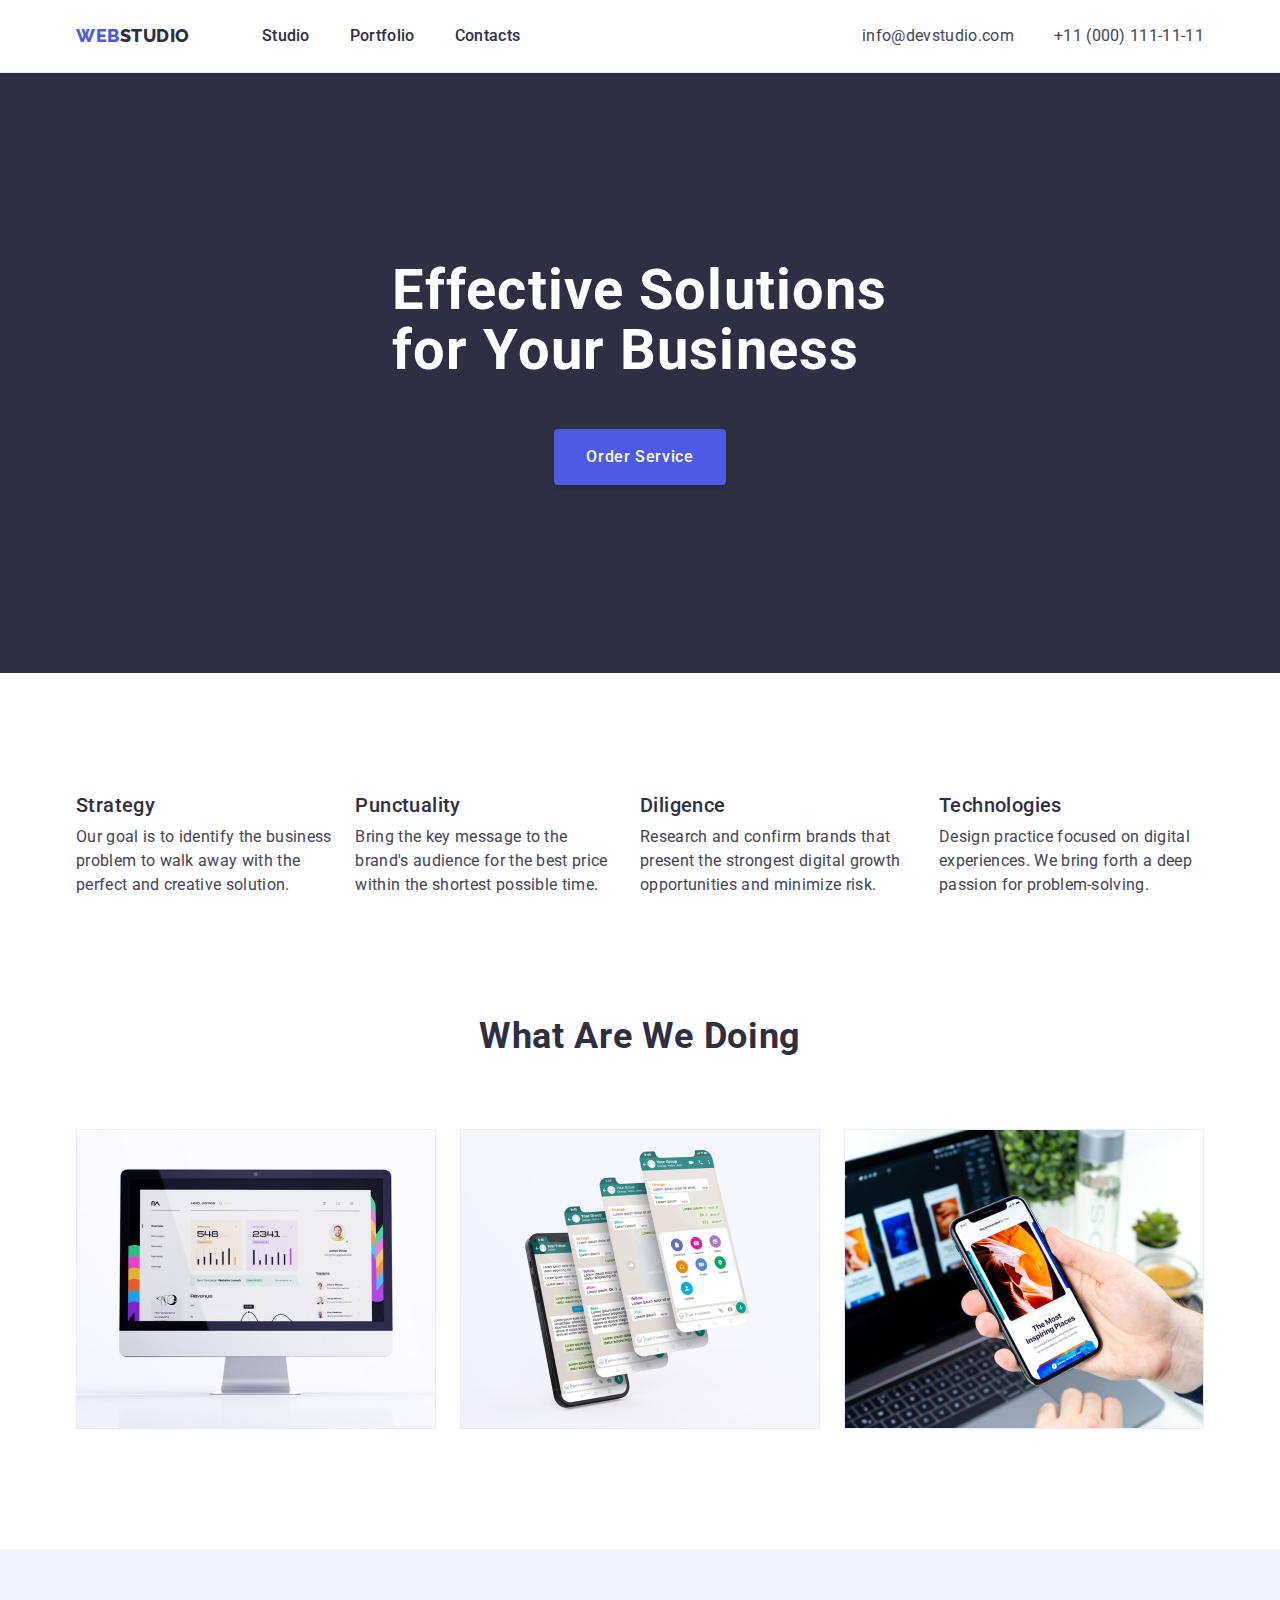
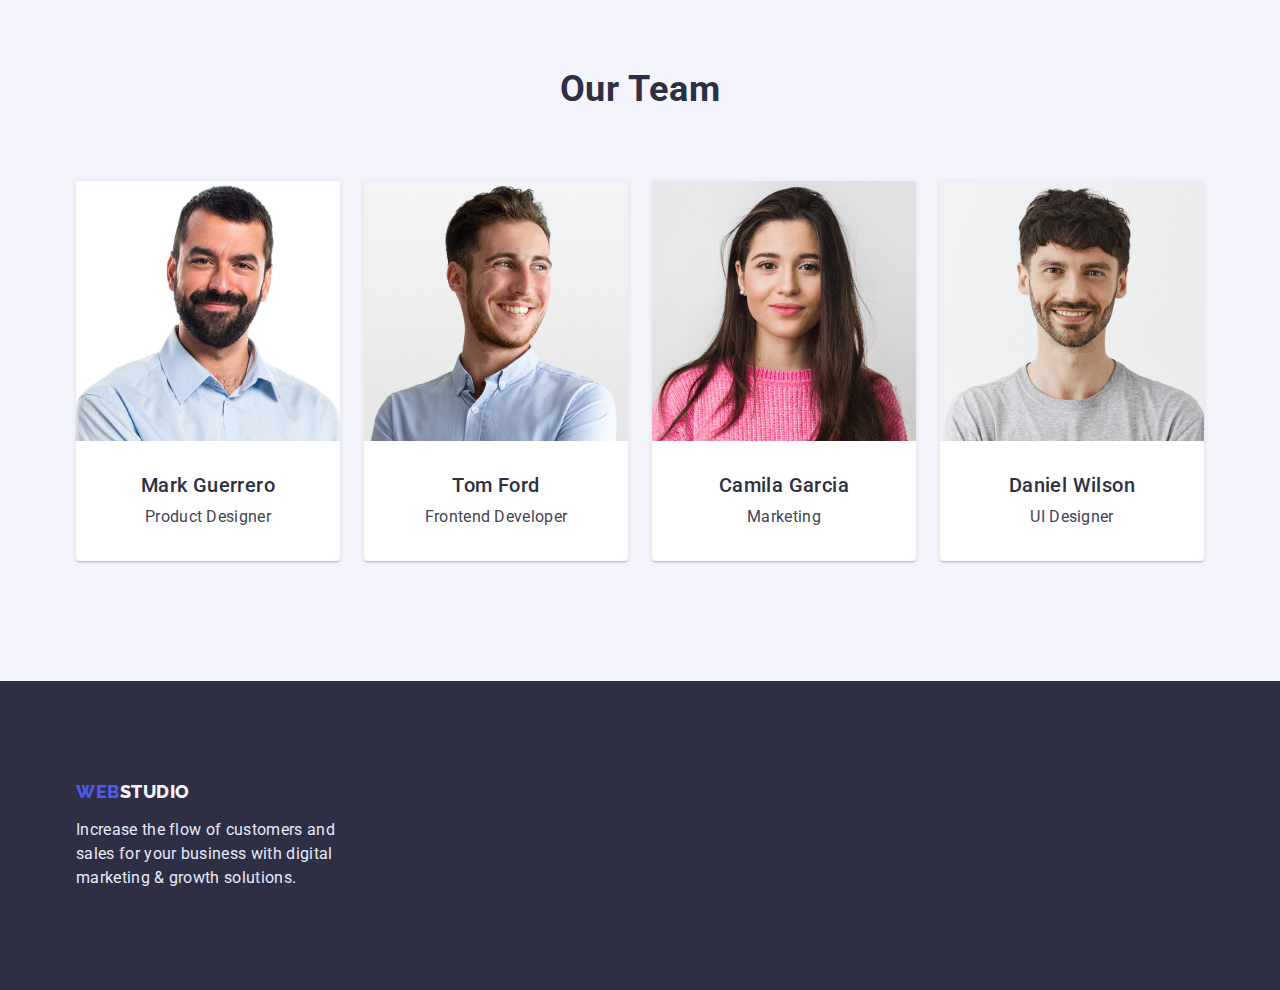
<file: index.html>
<!DOCTYPE html>
<html lang="en">
<head>
    <meta charset="UTF-8">
    <meta http-equiv="X-UA-Compatible" content="IE=edge">
    <meta name="viewport" content="width=device-width, initial-scale=1.0">
    <link rel="preconnect" href="https://fonts.googleapis.com">
    <link rel="preconnect" href="https://fonts.gstatic.com" crossorigin>
    <link href="https://fonts.googleapis.com/css2?family=Raleway:wght@800&family=Roboto:wght@400;500;700;900&display=swap"
        rel="stylesheet">
        <link rel="stylesheet" href="./css/Normalize.css">
        <link rel="stylesheet" href="./css/styles.css">
    <title>WebStudio</title>
</head>
<body>

    <header class="header">
<div class="container">
    <div class="header-block">
<nav class="header-nav">
    <a class="header-logo" href="./index.html"> <span class="logo-web">Web</span>Studio </a>
    <ul class="header-list">
        <li class="header-item">
            <a class="header-link" href="./index.html">Studio</a>
        </li>
        <li class="header-item">
            <a class="header-link" href="./portfolio.html">Portfolio</a>
        </li>
        <li class="header-item">
            <a class="header-link" href="">Contacts</a>
        </li>
    </ul>
</nav>
<address class="header-address">
    <ul class="address-list">
        <li class="address-item">
            <a class="address-link" href="mailto:info@devstudio.com">info@devstudio.com</a>
        </li>
        <li class="address-item">
            <a class="address-link" href="tel:+110001111111">+11 (000) 111-11-11</a>
        </li>
    </ul>
</address>

    </div>

</div>
    </header>
    

    <main>
<section class="effective">
<h1 class="effective-title">Effective Solutions
    for Your Business</h1>
    <button class="effective-btn" type="button">Order Service</button>
</section>

<section class="opportunities">
    <div class="container">
<h2 class="visually-hidden">opportunities</h2>
<ul class="opportunities-list">
    <li class="opportunities-item">
        <h3 class="opportunities-subtitle">Strategy </h3>
        <p class="opportunities-text">Our goal is to identify the business
            problem to walk away with the perfect and creative solution.</p>
    </li>
    <li class="opportunities-item">
        <h3 class="opportunities-subtitle"> Punctuality</h3>
        <p class="opportunities-text">Bring the key message to the brand's audience for the best price within the
            shortest possible time.</p>
    </li>
    <li class="opportunities-item">
        <h3 class="opportunities-subtitle"> Diligence</h3>
        <p class="opportunities-text">Research and confirm brands that present the strongest digital growth
            opportunities and minimize risk.</p>
    </li>
    <li class="opportunities-item">
        <h3 class="opportunities-subtitle"> Technologies</h3>
        <p class="opportunities-text">Design practice focused on digital experiences. We bring forth a deep passion for
            problem-solving.</p>
    </li>
</ul>
    </div>
</section>
  
<section class="solutions">
    <div class="container">
        
    <h2 class="solutions-title">What are we doing</h2>
    <ul class="solutions-list">
    <li class="solutions-item">
        <img class="solutions-img" src="./images/computer.jpg" alt="computer" width="360">
    </li>

    <li class="solutions-item">
        <img class="solutions-img" src="./images/iphone.jpg" alt="browserbookmarks" width="360">
    </li>

    <li class="solutions-item">
        <img class="solutions-img" src="./images/phones.jpg" alt="phone" width="360">
    </li>
</ul>
    </div>
</section>
           

<section class="team">
    <div class="container">

<h2 class="team-title">Our Team</h2>

<ul class="team-list">
    <li class="team-item">
        <img class="team-img" src="./images/facemanfirst.jpg" alt="firstman" width="264" height="260">
        <h3 class="team-subtitle">Mark Guerrero</h3>
        <p class="team-text">Product Designer</p>
    </li>

    <li class="team-item">
        <img class="team-img" src="./images/facemansecond.jpg" alt="secondman" width="264" height="260">
        <h3 class="team-subtitle">Tom Ford</h3>
        <p class="team-text">Frontend Developer</p>
    </li>

    <li class="team-item">
        <img class="team-img" src="./images/facewomanthird.jpg" alt="thirdwoman" width="264" height="260">
        <h3 class="team-subtitle">Camila Garcia</h3>
        <p class="team-text">Marketing</p>
    </li>

    <li class="team-item">
        <img class="team-img" src="./images/facemanfour.jpg" alt="fourman" width="264" height="260">
        <h3 class="team-subtitle">Daniel Wilson</h3>
        <p class="team-text">UI Designer</p>
    </li>
</ul>
</div>

</section>


    </main>
                    
    <footer class="end">
        <div class="container">
    <a class="end-logo" href="./index.html"> <span class="logo-web">Web</span>Studio</a>
    <p class="end-text">Increase the flow of customers and sales for your business with digital marketing & growth
    solutions.</p>
        </div>

    </footer>

</body>
</html>
</file>
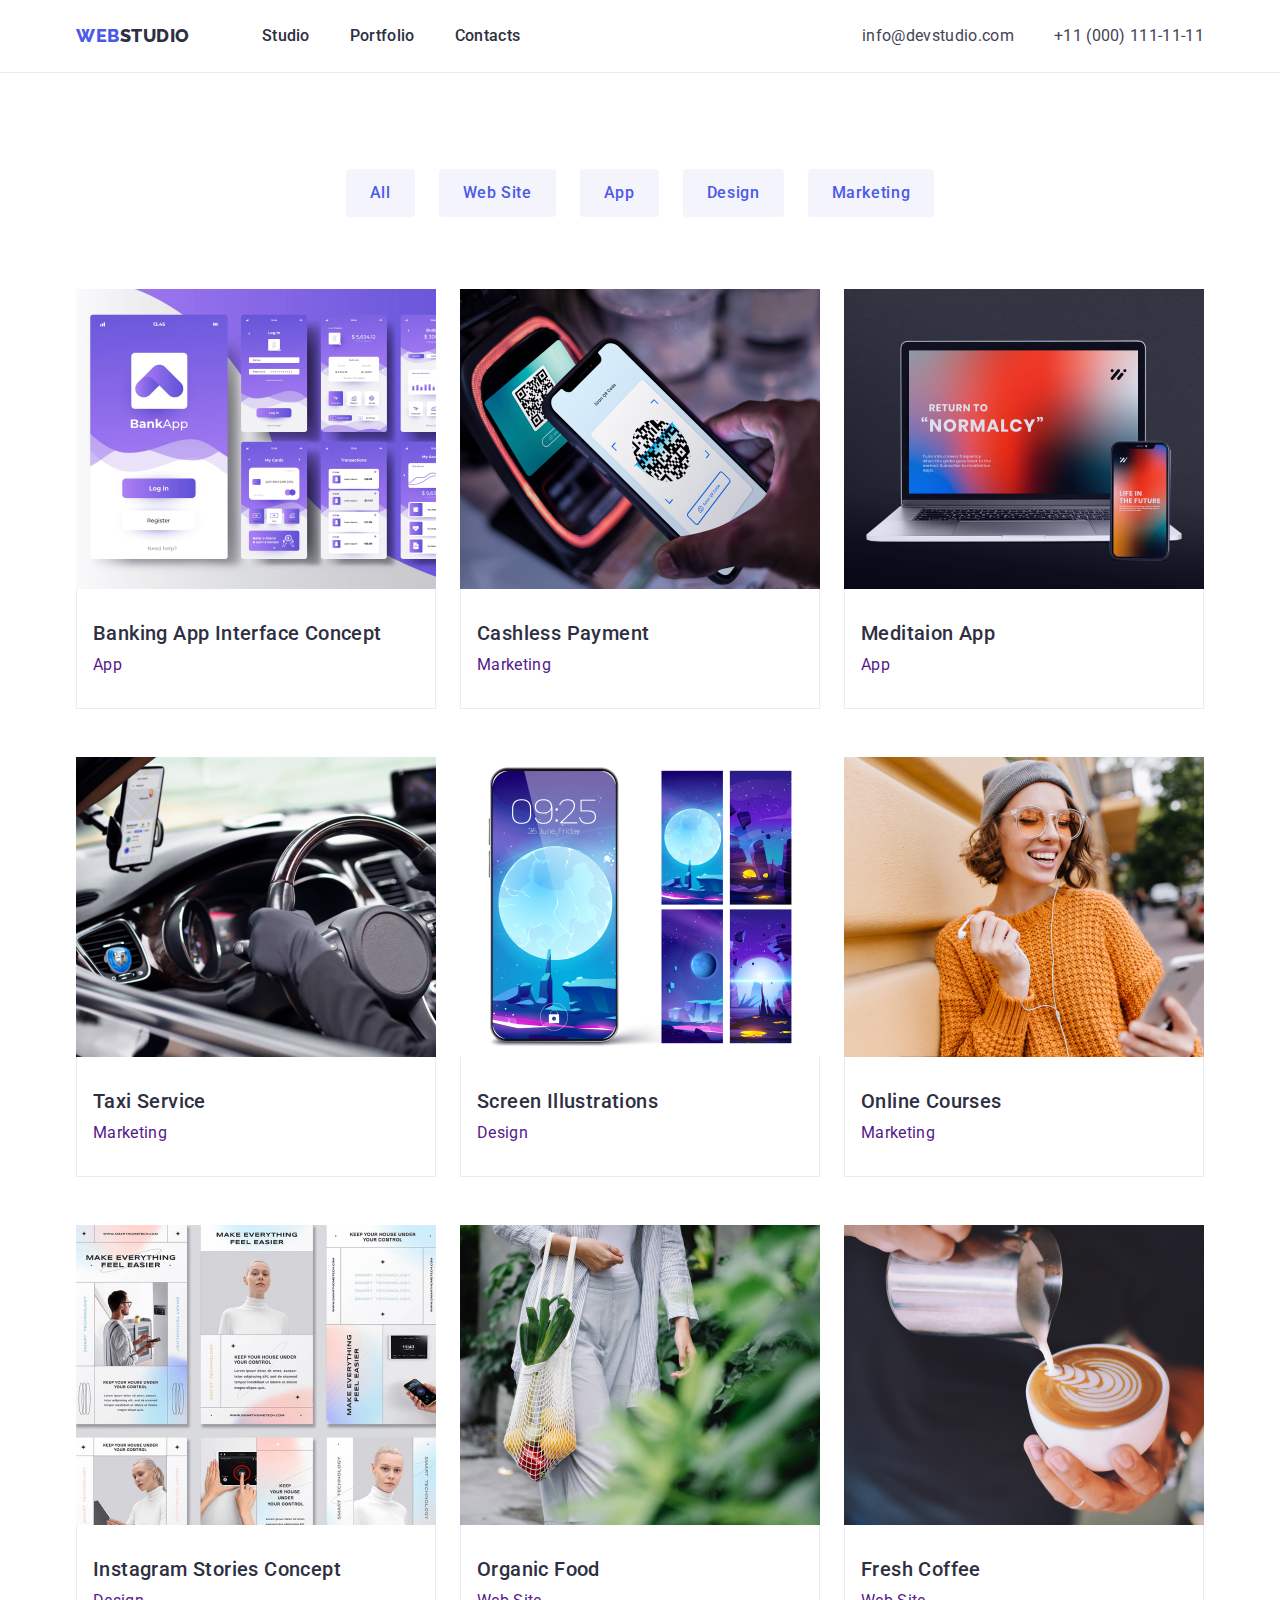
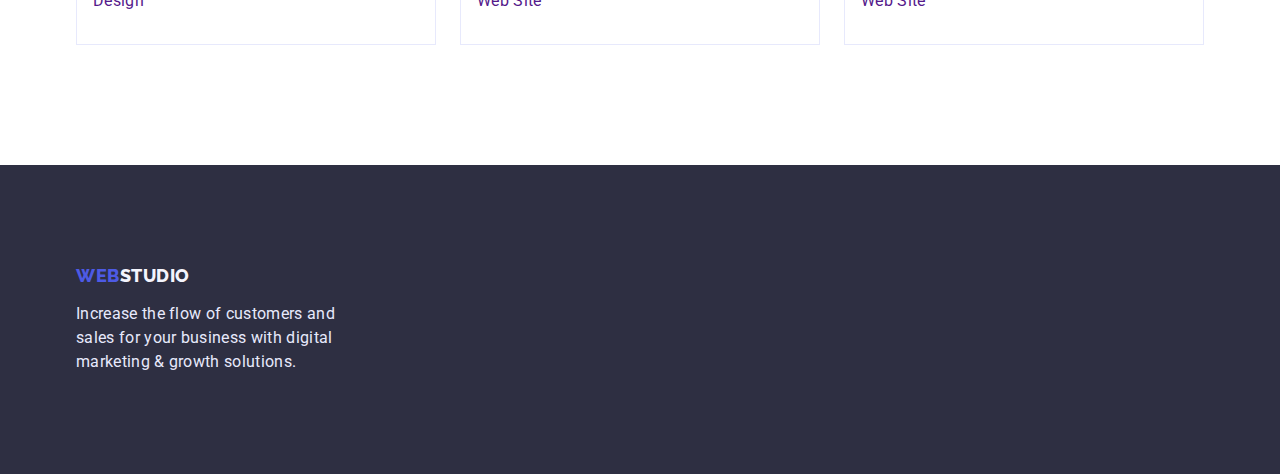
<file: portfolio.html>
<!DOCTYPE html>
<html lang="en">
<head>
    <meta charset="UTF-8">
    <meta http-equiv="X-UA-Compatible" content="IE=edge">
    <meta name="viewport" content="width=device-width, initial-scale=1.0">
    <link rel="preconnect" href="https://fonts.googleapis.com">
    <link rel="preconnect" href="https://fonts.gstatic.com" crossorigin>
    <link href="https://fonts.googleapis.com/css2?family=Raleway:wght@800&family=Roboto:wght@400;500;700;900&display=swap"
        rel="stylesheet">
        <link rel="stylesheet" href="./css/Normalize.css">
    <link rel="stylesheet" href="./css/styles.css">
    <title>Portfolio</title>
</head>
<body>
    <header class="header">
        <div class="container">
            <div class="header-block">
            <nav class="header-nav">
                <a class="header-logo" href="./index.html"> <span class="logo-web">Web</span>Studio </a>
                <ul class="header-list">
                    <li class="header-item">
                        <a class="header-link" href="./index.html">Studio</a>
                    </li>
                    <li class="header-item">
                        <a class="header-link" href="./portfolio.html">Portfolio</a>
                    </li>
                    <li class="header-item">
                        <a class="header-link" href="">Contacts</a>
                    </li>
                </ul>
            </nav>
            <address class="header-address">
                <ul class="address-list">
                    <li class="address-item">
                        <a class="address-link" href="mailto:info@devstudio.com">info@devstudio.com</a>
                    </li>
                    <li class="address-item">
                        <a class="address-link" href="tel:+110001111111">+11 (000) 111-11-11</a>
                    </li>
                </ul>
            </address>
            </div>
        </div>
    </header>

<main>
<section class="choice">
    <div class="container">
<h1 class="visually-hidden"> What we can </h1>
<ul class="choice-list">
    <li class="choice-item">
        <button class="choice-btn" type="button">All</button>
    </li>
    <li class="choice-item">
        <button class="choice-btn" type="button">Web Site</button>
    </li>
    <li class="choice-item">
        <button class="choice-btn" type="button">App</button>
    </li>
    <li class="choice-item">
        <button class="choice-btn" type="button">Design</button>
    </li>
    <li class="choice-item">
        <button class="choice-btn" type="button">Marketing</button>
    </li>
</ul>



<ul class="choise-cards">
    <li class="choise-card">
        <a class="choise-link" href="">
            <img class="choise-img" src="./images/pages.jpg" alt="BankingAPP" width="360" height="300">
            <div class="choise-container">
                <h2 class="choise-subtitle">Banking App Interface Concept</h2>
                <p class="choise-text">App</p>
            </div>
          
        </a>
    </li>
    <li class="choise-card">
        <a class="choise-link" href="">
            <img class="choise-img" src="./images/qrscan.jpg" alt="payment" width="360" height="300">
            <div class="choise-container">
<h2 class="choise-subtitle">Cashless Payment</h2>
<p class="choise-text">Marketing</p>
            </div>
           
        </a>
    </li>
    <li class="choise-card">
        <a class="choise-link" href="">
            <img class="choise-img" src="./images/notebook.jpg" alt="App" width="360" height="300">
            <div class="choise-container">
<h2 class="choise-subtitle">Meditaion App</h2>
<p class="choise-text">App</p>
            </div>
            
        </a>
    </li>
    <li class="choise-card">
        <a class="choise-link" href="">
            <img class="choise-img" src="./images/car.jpg" alt="Taxi" width="360" height="300">
            <div class="choise-container">
    <h2 class="choise-subtitle">Taxi Service</h2>
    <p class="choise-text">Marketing</p>
            </div>
        
        </a>
    </li>
    <li class="choise-card">
        <a class="choise-link" href="">
            <img class="choise-img" src="./images/phonewallpaper.jpg" alt="screen" width="360" height="300">
            <div class="choise-container">
<h2 class="choise-subtitle">Screen Illustrations</h2>
<p class="choise-text">Design</p>
            </div>
          
        </a>
    </li>
    <li class="choise-card">
        <a class="choise-link" href="">
            <img class="choise-img" src="./images/girl.jpg" alt="Course" width="360" height="300">
            <div class="choise-container">
<h2 class="choise-subtitle">Online Courses</h2>
<p class="choise-text">Marketing</p>
            </div>
          
        </a>
    </li>
    <li class="choise-card">
        <a class="choise-link" href="">
            <img class="choise-img" src="./images/site.jpg" alt="site" width="360" height="300">
            <div class="choise-container">
<h2 class="choise-subtitle">Instagram Stories Concept</h2>
<p class="choise-text">Design</p>
            </div>
          
        </a>
    </li>
    <li class="choise-card">
        <a class="choise-link" href="">
            <img class="choise-img" src="./images/girlwithfruit.jpg" alt="food" width="360" height="300">
            <div class="choise-container">
<h2 class="choise-subtitle">Organic Food</h2>
<p class="choise-text">Web Site</p>
            </div>
         
        </a>
    </li>
    <li class="choise-card">
        <a class="choise-link" href="">
            <img class="choise-img" src="./images/coffe.jpg" alt="coffe" width="360" height="300">
            <div class="choise-container">
<h2 class="choise-subtitle">Fresh Coffee</h2>
<p class="choise-text">Web Site</p>
            </div>
           
        </a>
    </li>
</ul>
    </div>
</section>
</main>



<footer class="end">
    <div class="container">
<a class="end-logo" href="./index.html"> <span class="logo-web">Web</span>Studio</a>
<p class="end-text">Increase the flow of customers and sales for your business with digital marketing & growth
    solutions.</p>
    </div>
   
</footer>

</body>
</html>
</file>
<file: css/styles.css>
:root {
--body-head-color:#FFFFFF;
--little-text:#434455;
--big-text: #2E2F42;
--button-web-color:#4D5AE5;
--body-background:#E5E5E5;
--color-nav-link:#404BBF;
--color-bg-team: #F4F4FD;
--color-text-footer: #E7E9FC;
--color-border-one: rgba(0, 0, 0, 0.15);
--color-border-two: rgba(46, 47, 66, 0.08);
--color-border-three: rgba(46, 47, 66, 0.16);
--color-border-four:rgba(46, 47, 66, 0.08);
 

}

/* --------------BODY-------------- */

 body{
    background-color:var(--body-head-color) ;
    font-size: 16px ;
    font-family: 'Roboto', sans-serif;
    color: var(--little-text);

} 



/* --------------HEADER-------------- */

.header {
padding-top: 24px;
padding-bottom: 24px;
border-bottom: 1px solid var(--color-text-footer);
}

.container{
     width: 1158px;
     box-sizing: border-box;
     margin: 0 auto; 
     padding-left: 15px;
     padding-right: 15px;
}

.header-block{
    display: flex;
}


.header-nav {
     display: flex; 
    align-items: center;
}

.header-logo {
display: flex;
font-family: 'Raleway' , sans-serif;
font-weight: 800;
font-size: 18px;
line-height: 1.3;
letter-spacing: 0.03em;
text-transform: uppercase;
color: var(--big-text);
text-decoration:none;
}

.logo-web {
color: var(--button-web-color);
}

.header-list {
display: flex;
margin: 0;
margin-left: 72px;
padding-left: 0;
list-style-type:none;

}

.header-item {
    margin-right: 40px;
}

.header-item:last-child {
    margin-right: 0;
}

.header-link {
text-decoration: none;
font-weight: 500;
font-size: 16px;
line-height: 1.5;
letter-spacing: 0.02em;
color:var(--big-text) ;
}

.header-link:hover{
    color: var(--color-nav-link);
}

.header-link:focus{
    color: var(--color-nav-link);
}

.header-address{
    display: flex;
    margin-left: auto;
    font-style: normal;
}

.address-list {
    display: flex;
    padding-left: 0;
    align-items: center;
    list-style-type: none;
    margin-top: 0;
    margin-bottom: 0;
}

.address-item {
margin-right: 40px;

}

.address-item:last-child {
    margin-right: 0;
}

.address-link{
text-decoration: none;
font-size: 16px;
line-height: 1.5;
letter-spacing: 0.02em;
color: var(--little-text);

}

.address-link:is(:hover,:focus){
    color: var(--color-nav-link);
}


/* --------------EFFECTIVE-------------- */

.effective {
padding-top: 188px;
padding-bottom: 188px;
background: var(--big-text);
}

.effective-title {
    display: block;
    max-width: 496px;
    margin: 0 auto 48px;
    font-size: 56px;
    line-height: 1.07;
    letter-spacing: 0.02em;
    color: var(--body-head-color);
}


.effective-btn {
    display: block;
    margin: 0 auto;
    padding: 16px 32px;
    cursor: pointer;
    font-family: 'Roboto', sans-serif;
    color: var(--body-head-color);
    font-weight: 500;
    font-size: 16px;
    line-height: 1.5;
    letter-spacing: 0.04em;
    background: var(--button-web-color);
    box-shadow: 0px 4px 4px var(--color-border-one);
    border-radius: 4px;
    border: none;
}

.effective-btn:is(:hover,:focus){
    background: var(--color-nav-link);
}


/* --------------OPPORTUNITIES-------------- */

.opportunities {
padding-top: 120px;
padding-bottom: 120px;
}

.opportunities-title {

}
 
.visually-hidden {
    position: absolute;
    width: 1px;
    height: 1px;
    margin: -1px;
    border: 0;
    padding: 0;

    white-space: nowrap;
    clip-path: inset(100%);
    clip: rect(0 0 0 0);
    overflow: hidden;
}

.opportunities-list {
    display: flex;
    margin: 0 ;
    list-style-type: none;
    padding-left: 0;
}

.opportunities-item {
        margin-right: 22px;
}

 .opportunities-item:last-child {
     margin-right: 0;
 }

.opportunities-subtitle {
    margin: 0;
    margin-bottom: 8px;
    font-weight: 500;
    font-size: 20px;
    line-height: 1.2;
    letter-spacing: 0.02em;
    color: var(--big-text);
}



.opportunities-text {
    margin: 0;
    font-size: 16px;
    line-height: 1.5;
    letter-spacing: 0.02em;
}

/* --------------SOLUTIONS-------------- */

.solutions {
padding-bottom: 120px;
}

.solutions-title {
    display: block;
    margin: 0 auto;
    margin-bottom: 72px;
    text-align: center;
    font-weight: 700;
    font-size: 36px;
    line-height: 1.11;
    letter-spacing: 0.02em;
    text-transform: capitalize;
    color: var(--big-text);
}

.solutions-list {
display: flex;
justify-content: space-between;
margin: 0;
padding-left: 0;
list-style-type: none;
}

.solutions-item {

}

.solutions-img{
    display: block;
    max-width: 100%;
    height: auto;
}

/* --------------TEAM-------------- */


.team {
background: var(--color-bg-team) ;
padding-top: 120px;
padding-bottom: 120px;
}

.team-title {
    display: block;
    margin: 0 auto;
    margin-bottom: 72px;
    text-align: center;
    font-weight: 700;
    font-size: 36px;
    line-height: 40px;
    letter-spacing: 0.02em;
    text-transform: capitalize;
    color: var(--big-text);
}

.team-list {
    display: flex;
    margin: 0;
    padding-left: 0;
    /* justify-content: space-between; */
    list-style-type: none;
}


.team-item {
background-color: var(--body-head-color);
margin-right: 24px;
box-shadow: 0px 1px 6px var(--color-border-two), 0px 1px 1px var(--color-border-three), 0px 2px 1px var(--color-border-four);
border-radius: 0px 0px 4px 4px;
}

.team-item:last-child {
    margin-right: 0;
}

.team-img{
    display: block;
    margin-bottom: 32px;
}

.team-subtitle{
    display: block;
    margin: 0 auto;
    text-align: center;
    margin-bottom: 8px;
    font-weight: 500;
    font-size: 20px;
    line-height: 1.2;
    letter-spacing: 0.02em;
    color: var(--big-text);
}

.team-text{
    display: block;
    margin: 0;
    padding-bottom: 32px;
    text-align: center;
    font-size: 16px;
    line-height: 1.5;
    letter-spacing: 0.02em;
}


/* --------------END-------------- */

.end{
    background: var(--big-text) ;
    padding-top: 100px;
    padding-bottom: 100px;
}

.end-logo{
    display: block;
    margin: 0 auto;
    margin-bottom: 16px;
    font-family: 'Raleway' , sans-serif ;
    font-weight: 800;
    font-size: 18px;
    line-height: 1.17;
    letter-spacing: 0.03em;
    text-transform: uppercase;
    color:  var(--color-bg-team) ;
    text-decoration: none;
    
}


.end-text{
    margin: 0;
    width: 264px;
    color: var(--color-text-footer);
    font-size: 16px;
    line-height: 1.5;
    letter-spacing: 0.02em;
}

                    /* --------------PORTFOLIO-------------- */

 /* --------------CHOICE-------------- */

.choice {
    padding-top: 96px;
    padding-bottom: 120px;
}

.choice-list {
    display: flex;
    justify-content: center;
    margin: 0;
    padding-left: 0;
    list-style-type: none;
}

.choice-item {
    margin-left: 24px ;
}

.choice-item:first-child{
    margin-left: 0;
}

.choice-btn {
    padding: 12px 24px;
    font-family: 'Roboto', sans-serif;
    background: var(--color-bg-team);
    border: 1px solid var(--color-text-footer);
    border-radius: 4px;
    font-weight: 500;
    font-size: 16px;
    line-height: 1.5;
    text-align: center;
    letter-spacing: 0.04em;
    color: var(--button-web-color);
    cursor: pointer;
    border: none;

}

.choice-btn:is(:hover,:focus){
    background: var(--color-nav-link);
    color: var(--body-head-color);
    box-shadow: 0px 3px 1px rgba(0, 0, 0, 0.1), 0px 2px 1px rgba(0, 0, 0, 0.08), 0px 2px 2px rgba(0, 0, 0, 0.12);
    
}

.choise-cards {
    display: flex;
    flex-wrap: wrap;
    /* justify-content: space-between; */
    margin: 0;
    margin-top: 72px;
    padding-left: 0;
    list-style-type: none;
}

.choise-card {
    background: var(--body-head-color);
    margin-bottom: 48px;
    margin-right: 24px;

}

.choise-card:nth-child(3n) {
    margin-right: 0;
}

.choise-card:nth-last-child(-n + 3){
    margin-bottom: 0;
}

.choise-link{
text-decoration: none;
}

.choise-img{
    display: block;
}

.choise-container{
    padding-left: 16px;
    padding-top: 32px;
    padding-bottom: 31px;
    border: 1px solid var(--color-text-footer);
    border-top: none;
}


.choise-subtitle {
    margin: 0;
    margin-bottom: 8px;
    font-weight: 500;
    font-size: 20px;
    line-height: 1.2;
    letter-spacing: 0.02em;
    color: var(--big-text);
}

.choise-text {
    margin: 0;
    font-size: 16px;
    line-height: 24px;
    letter-spacing: 0.02em;
}
</file>
